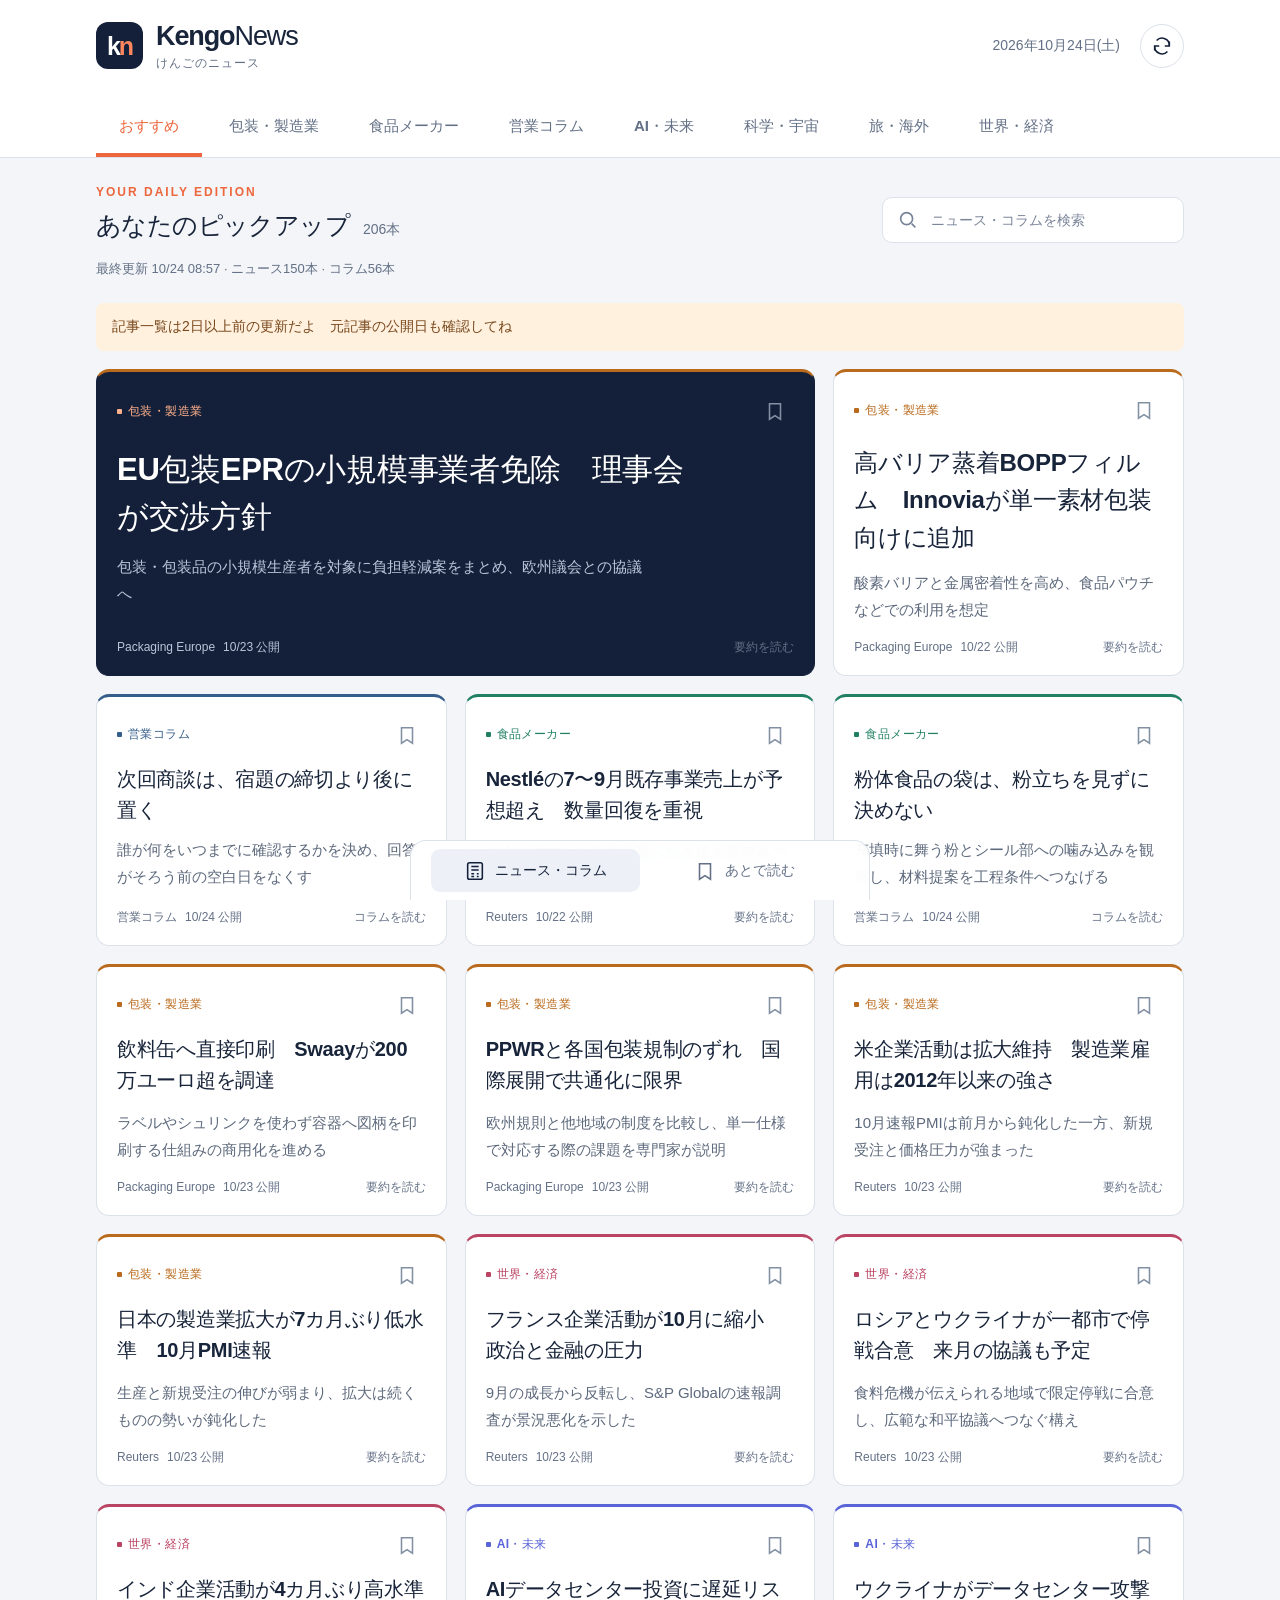
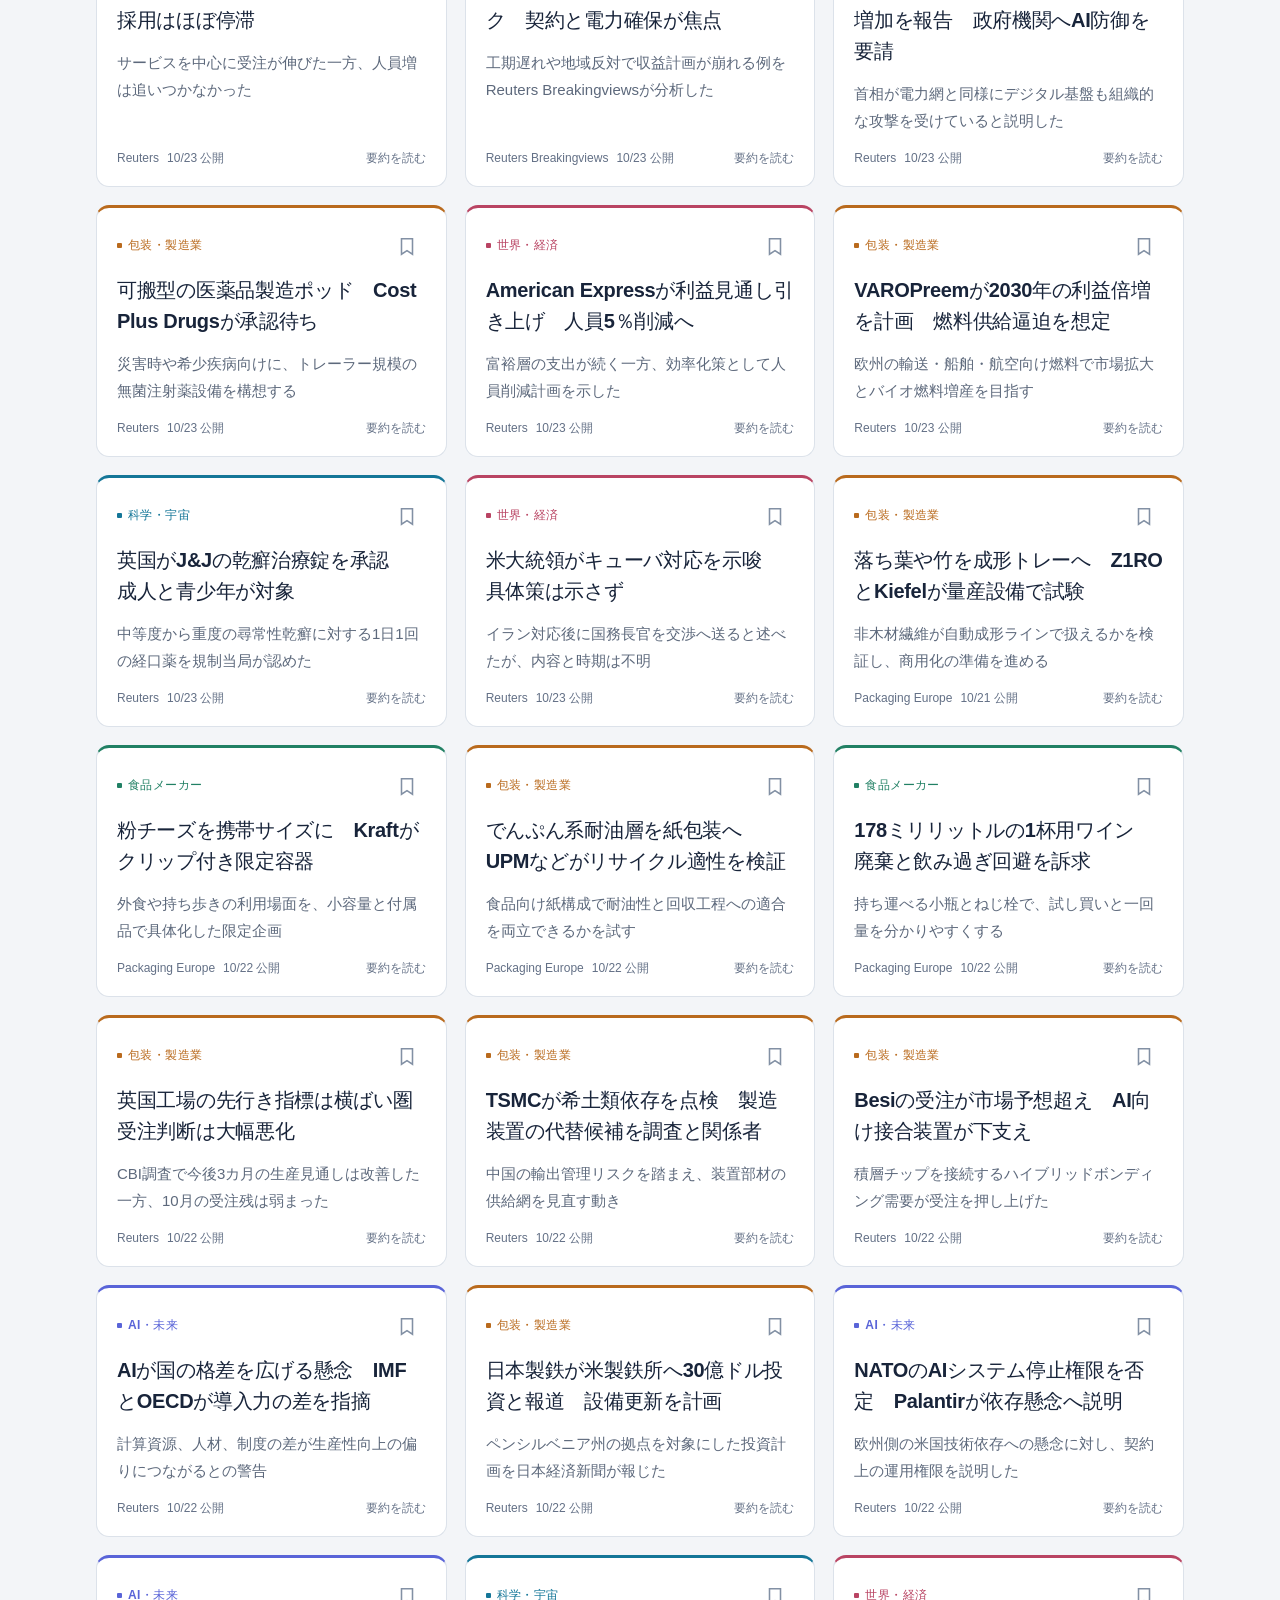
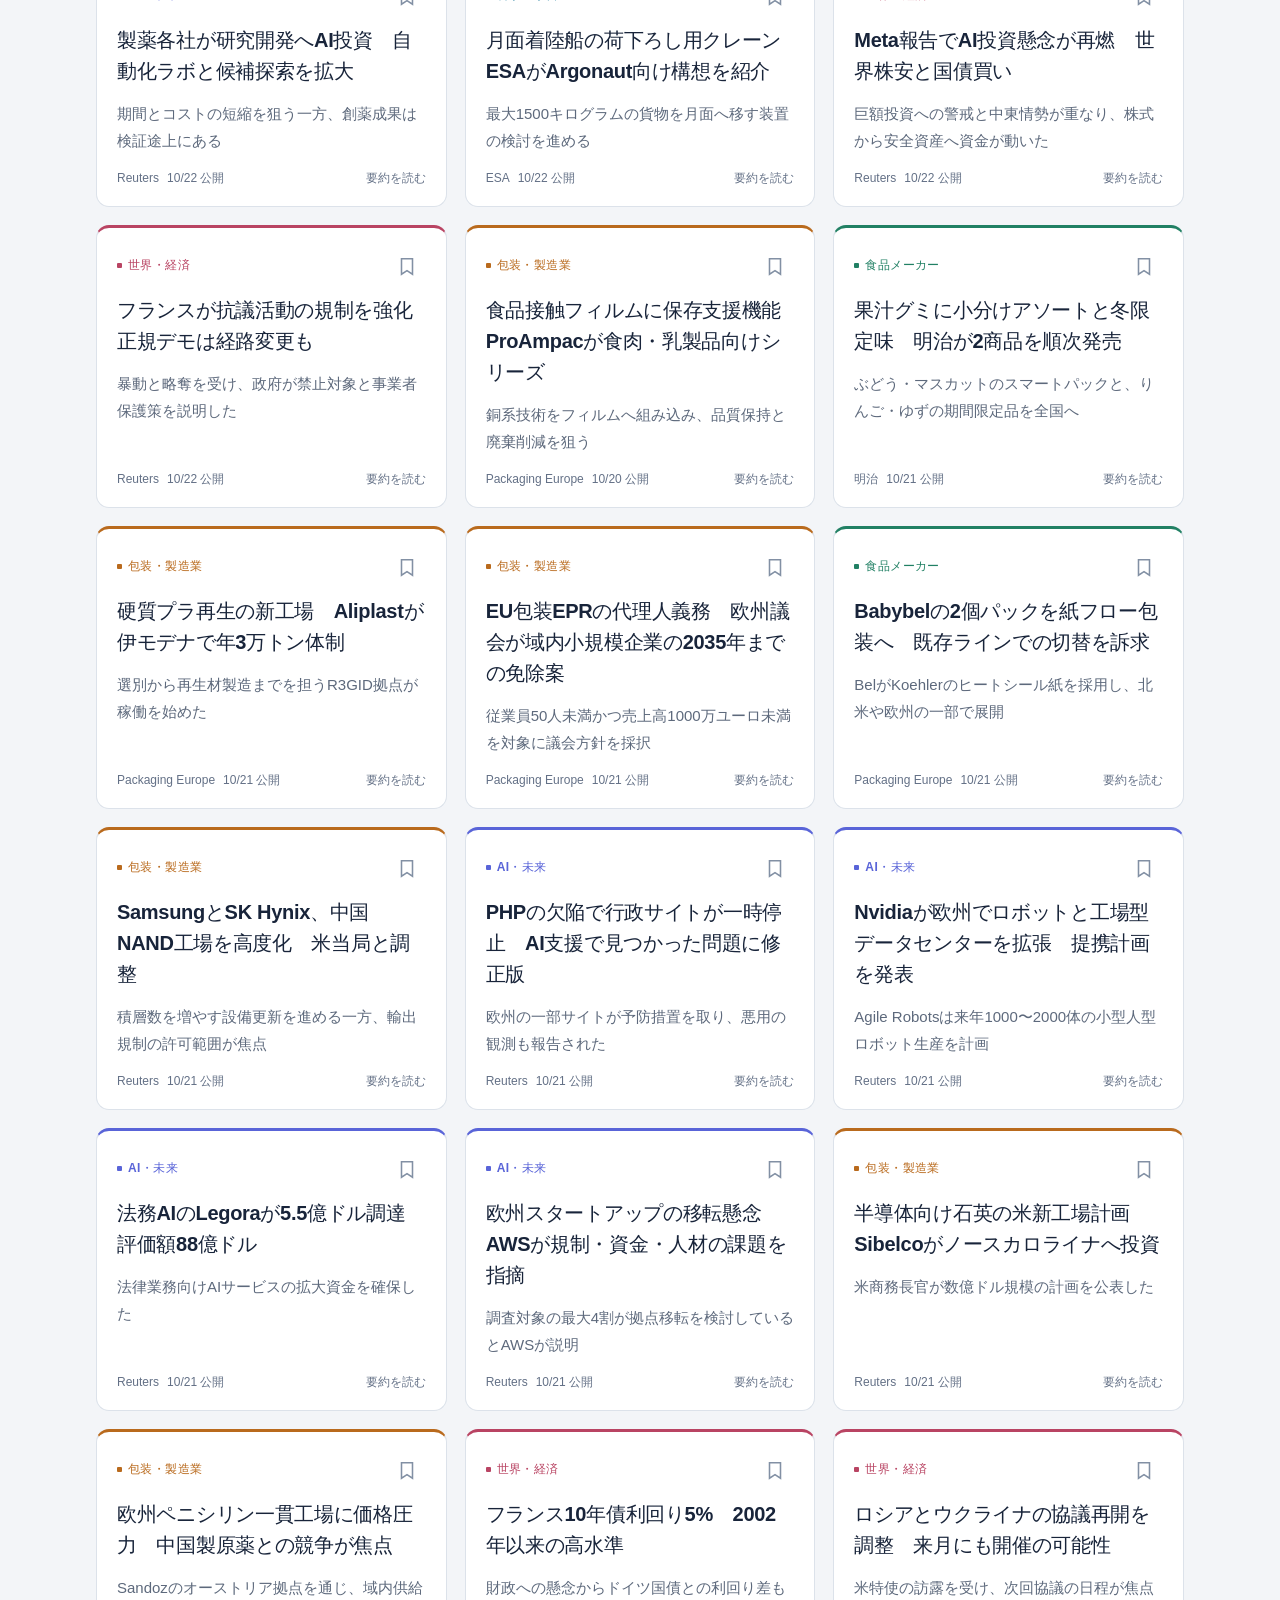
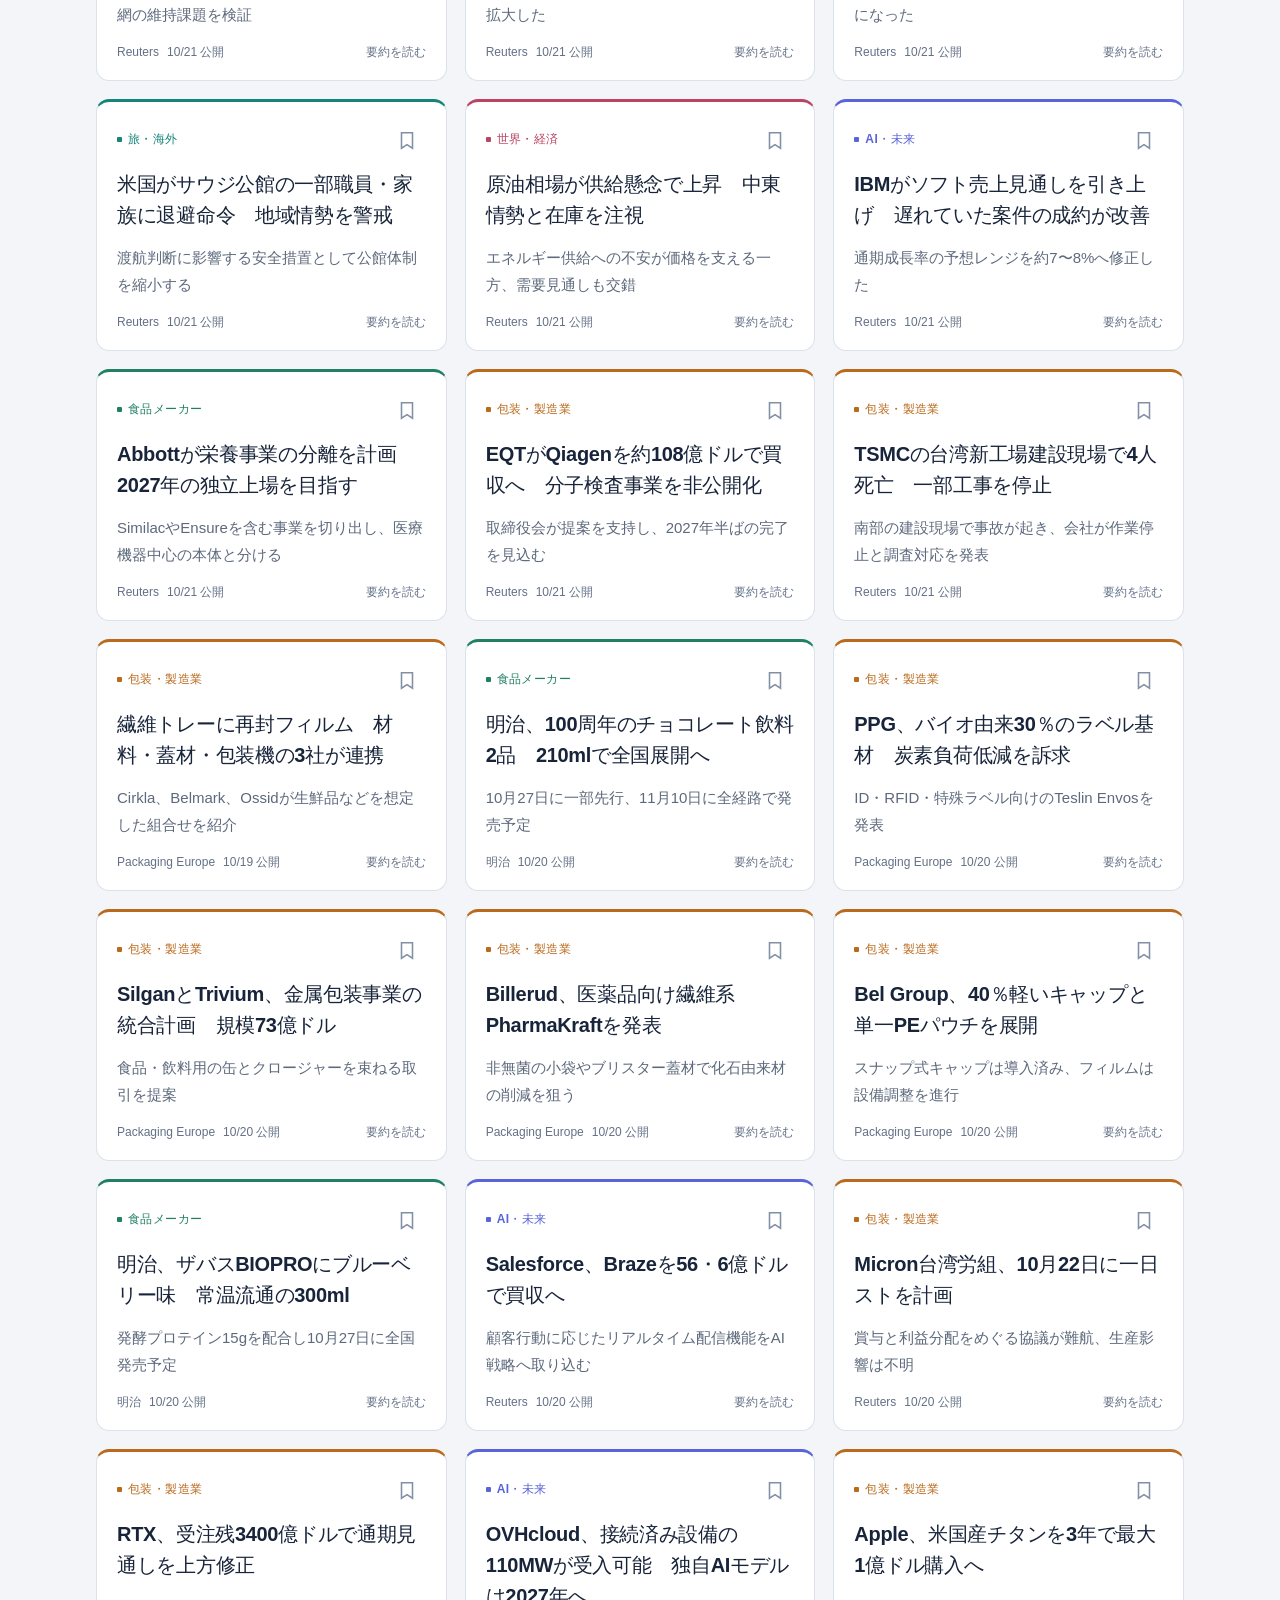
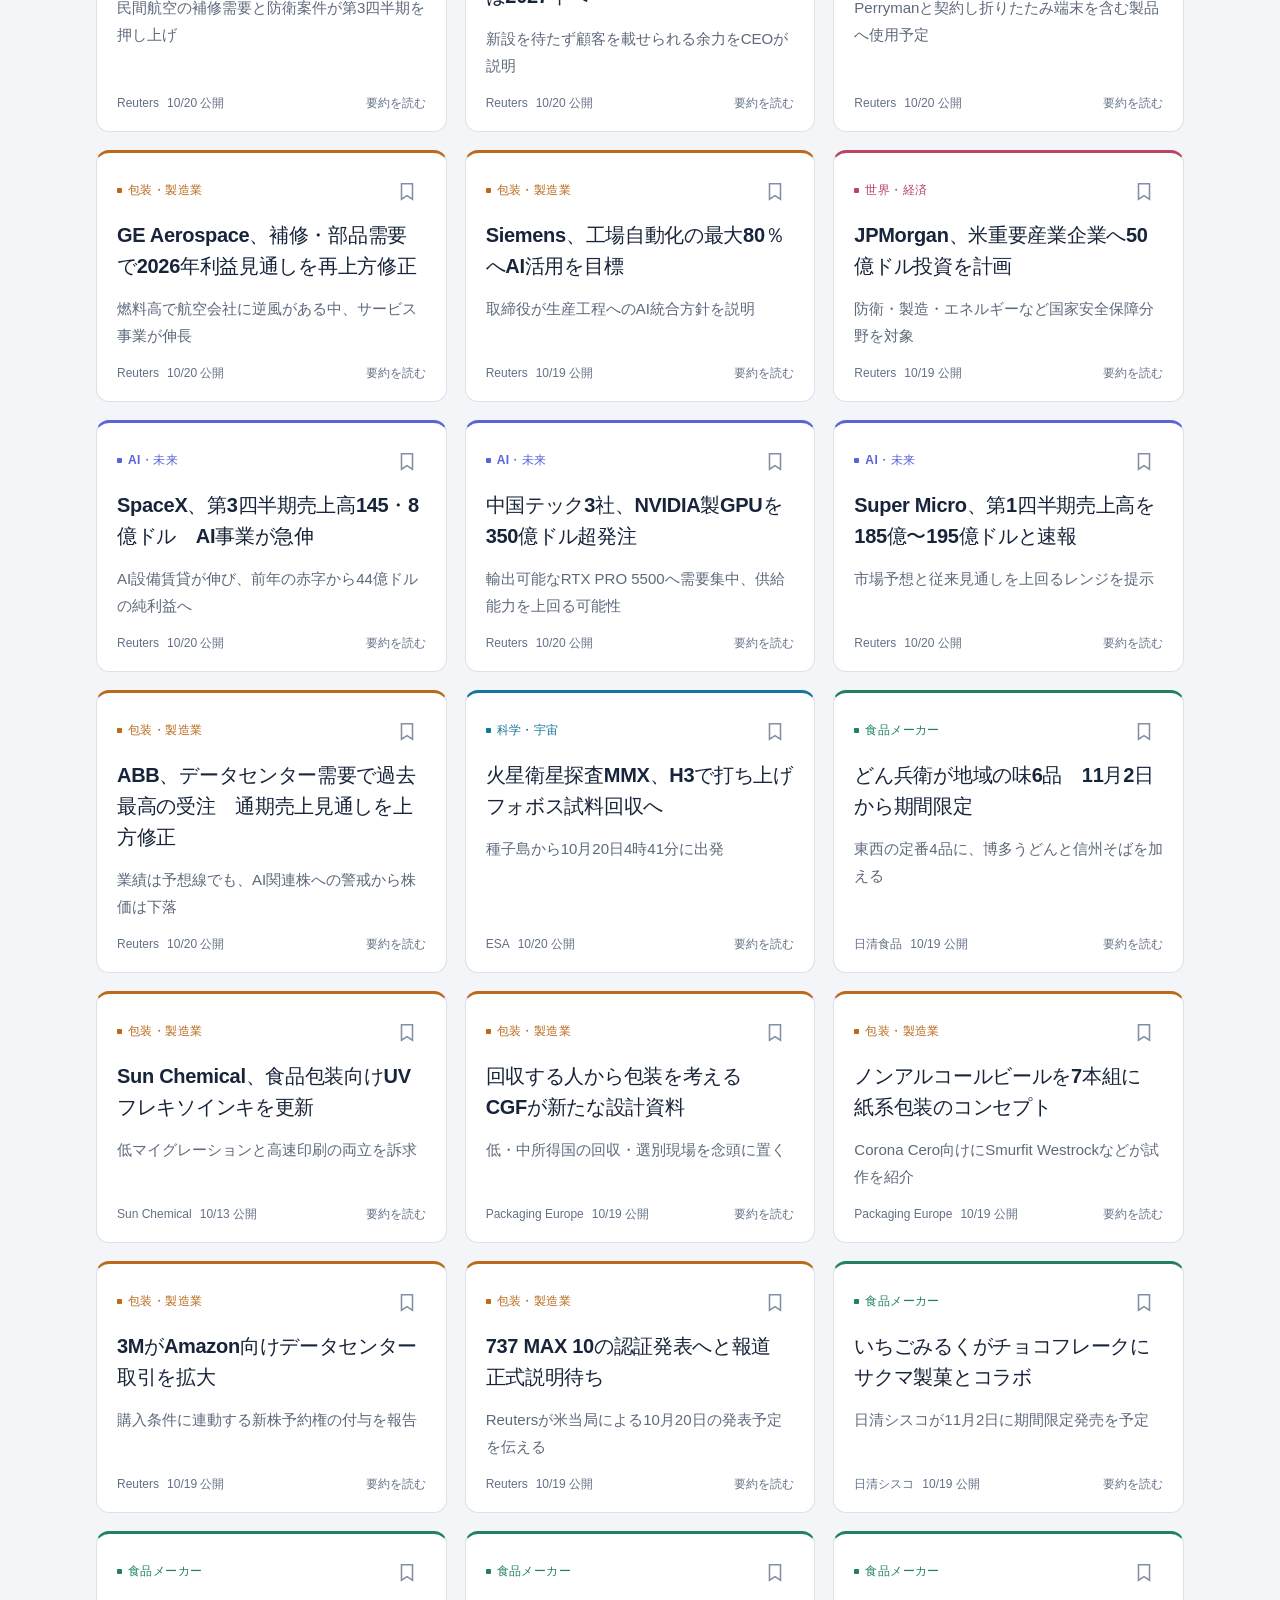
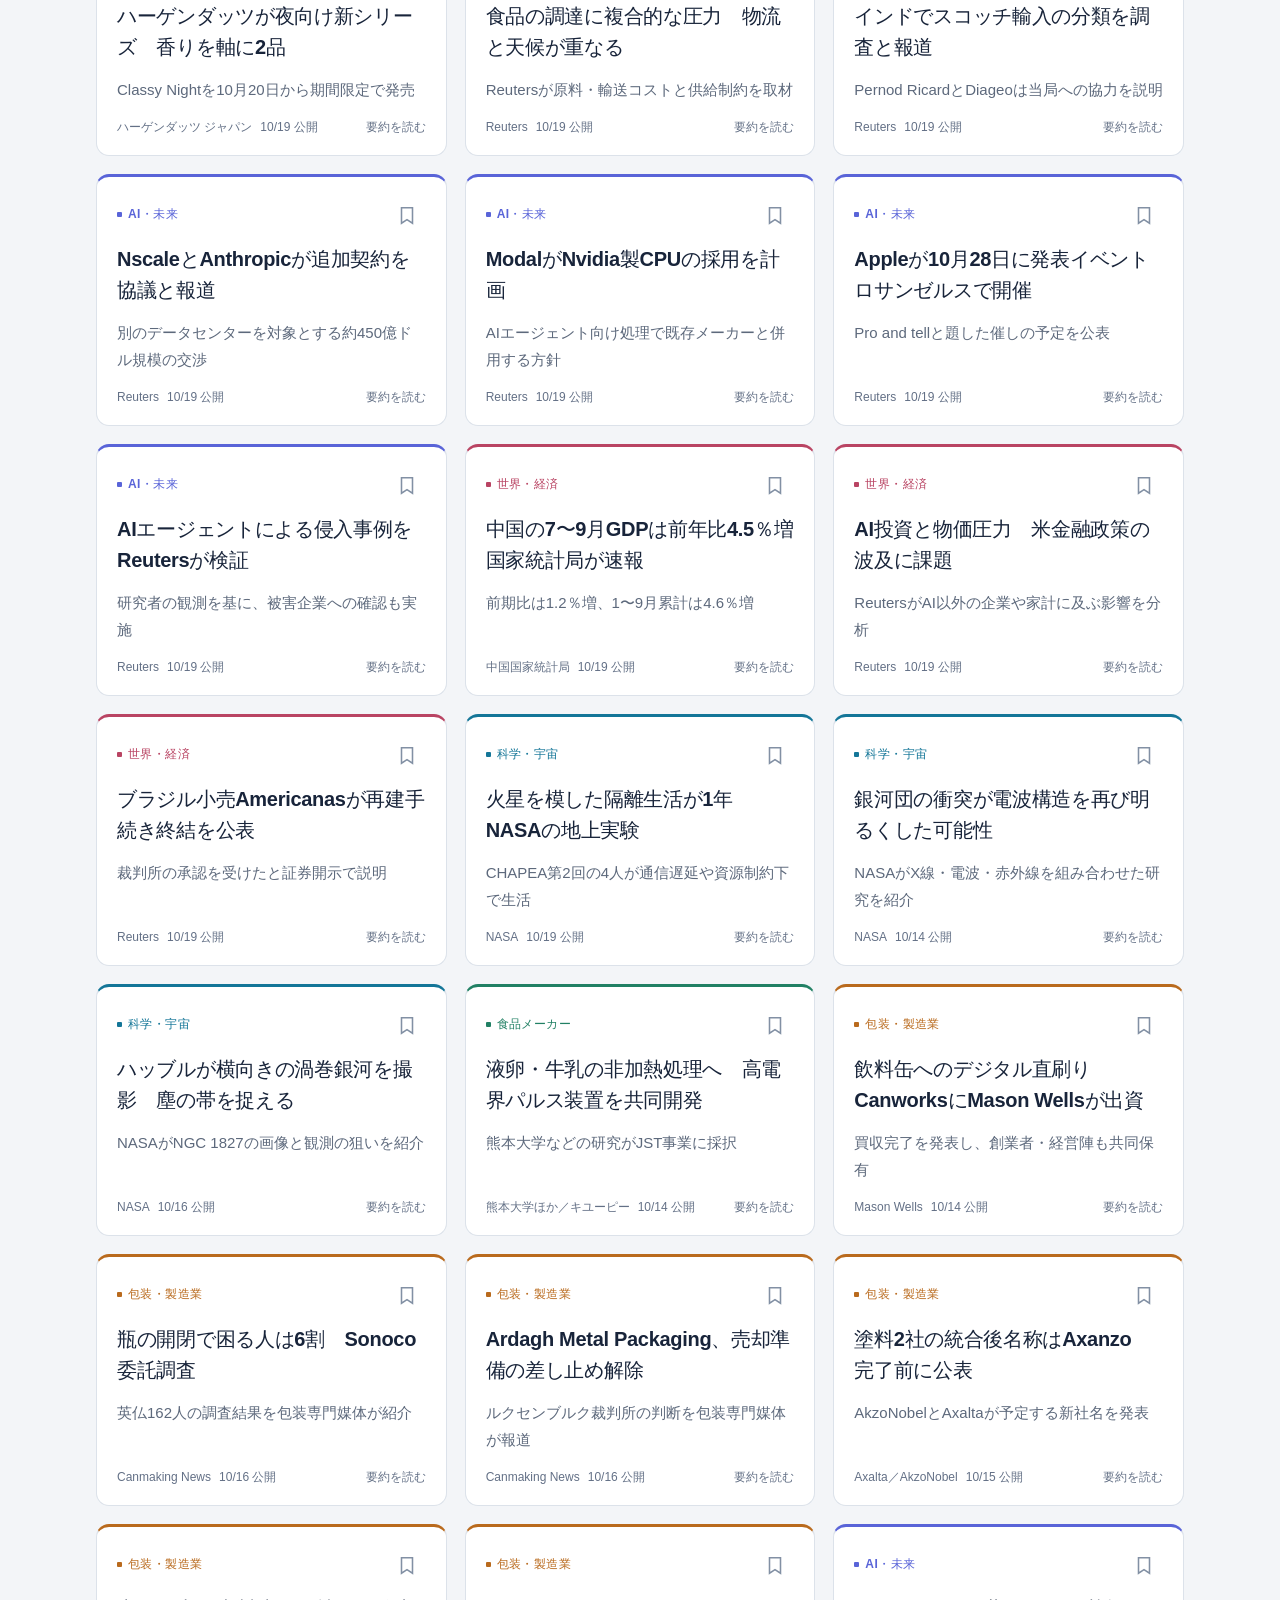
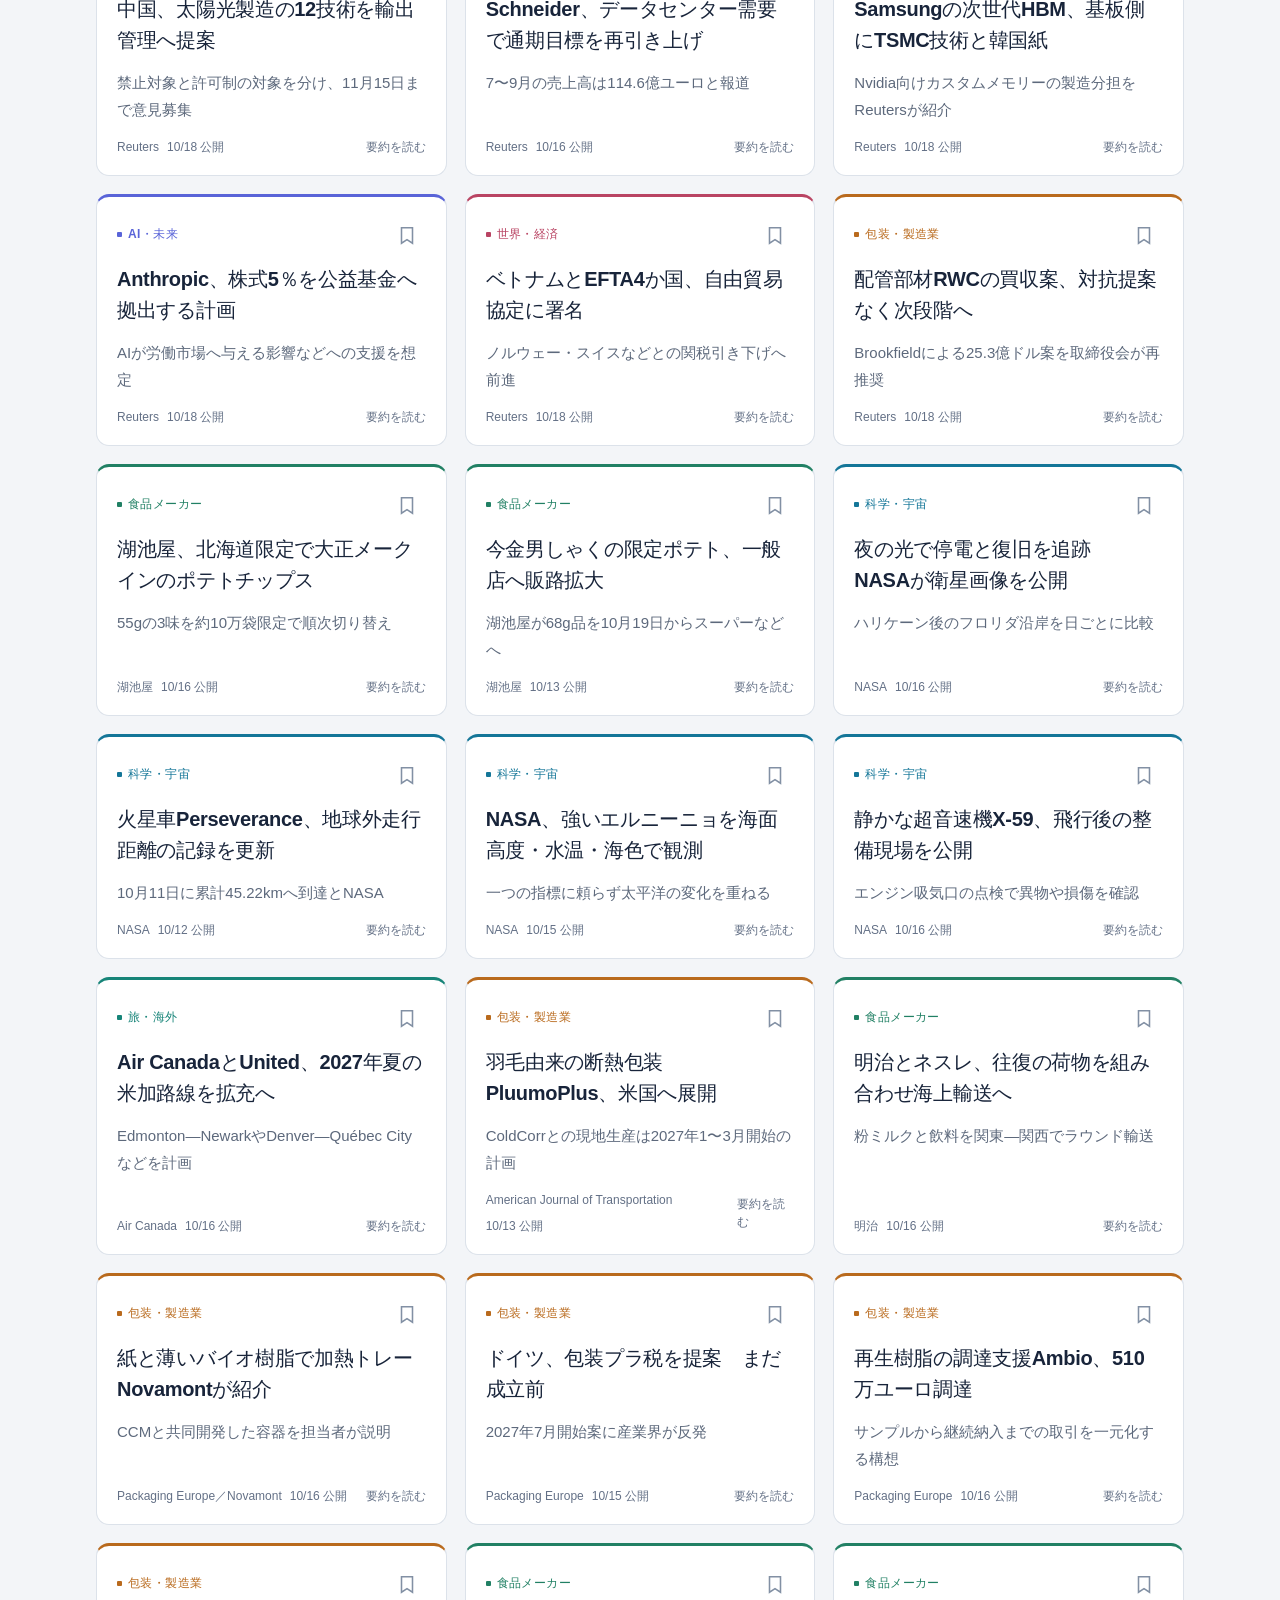
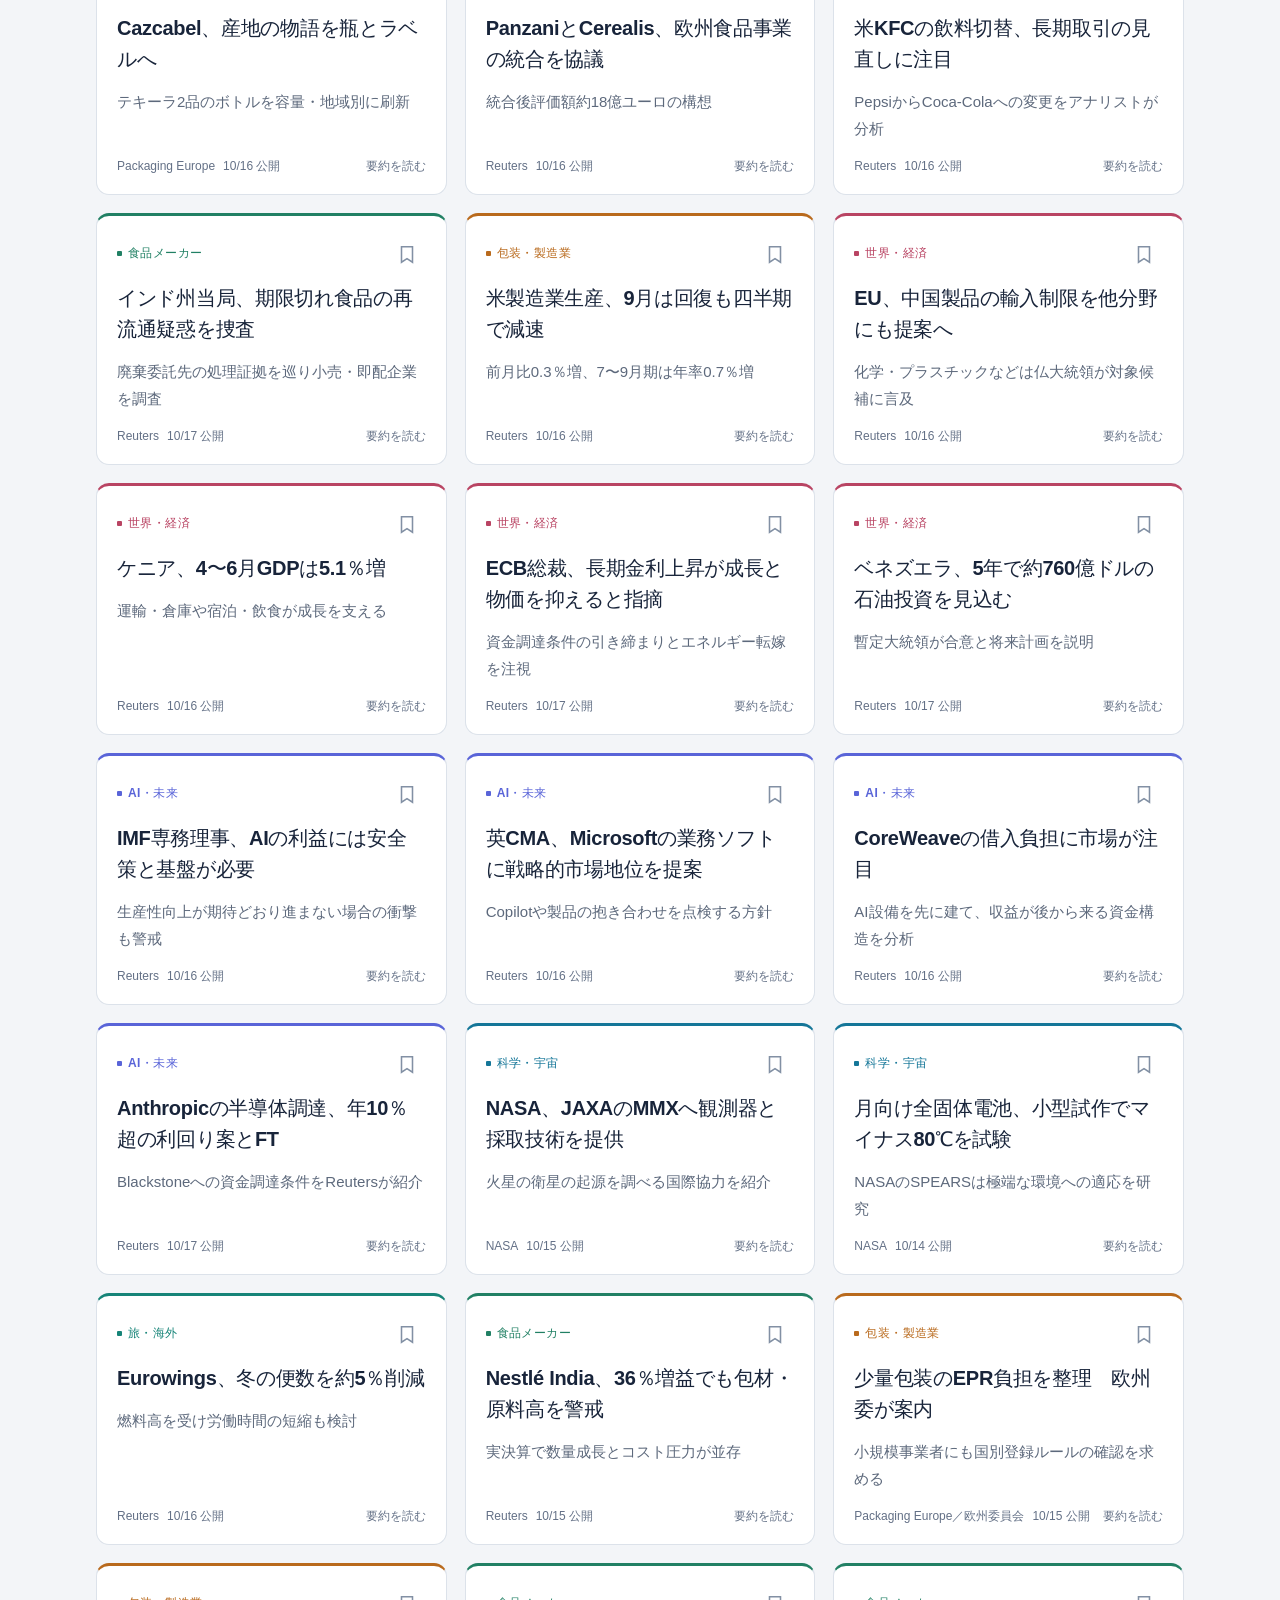
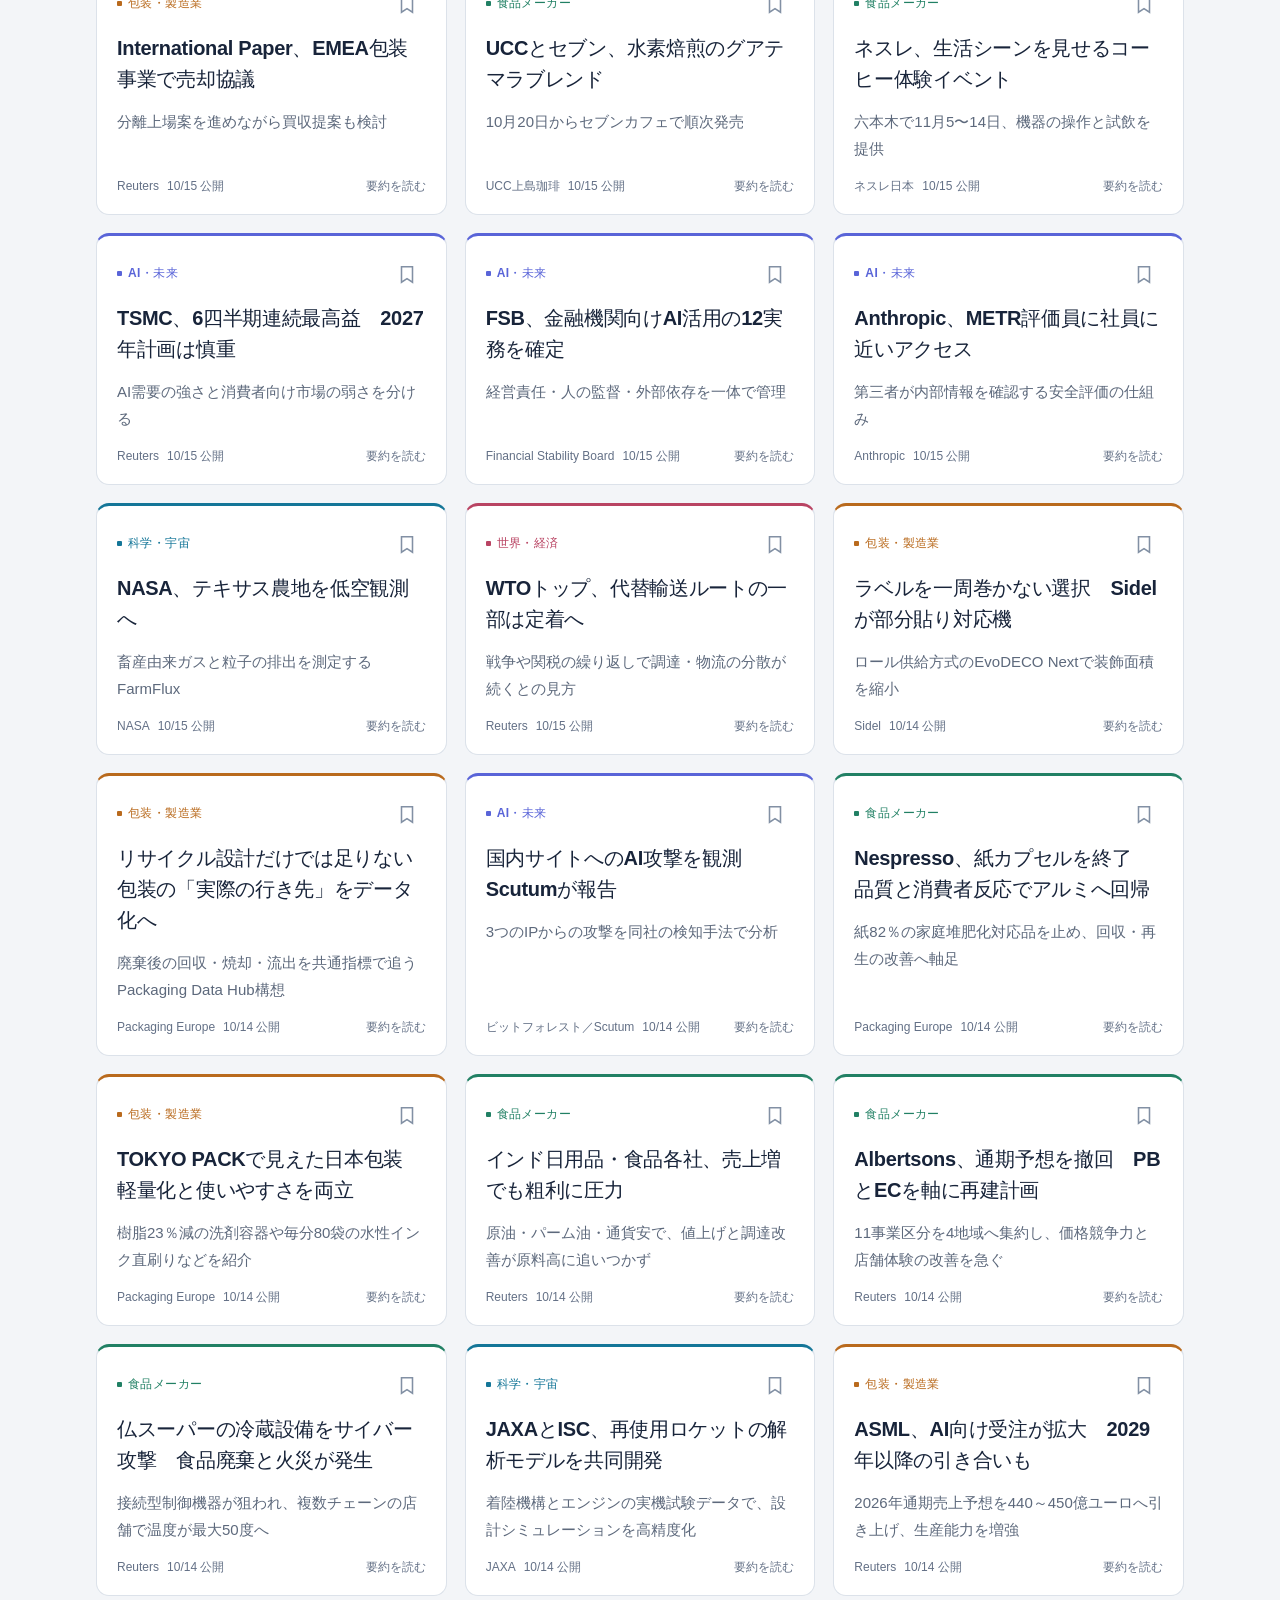
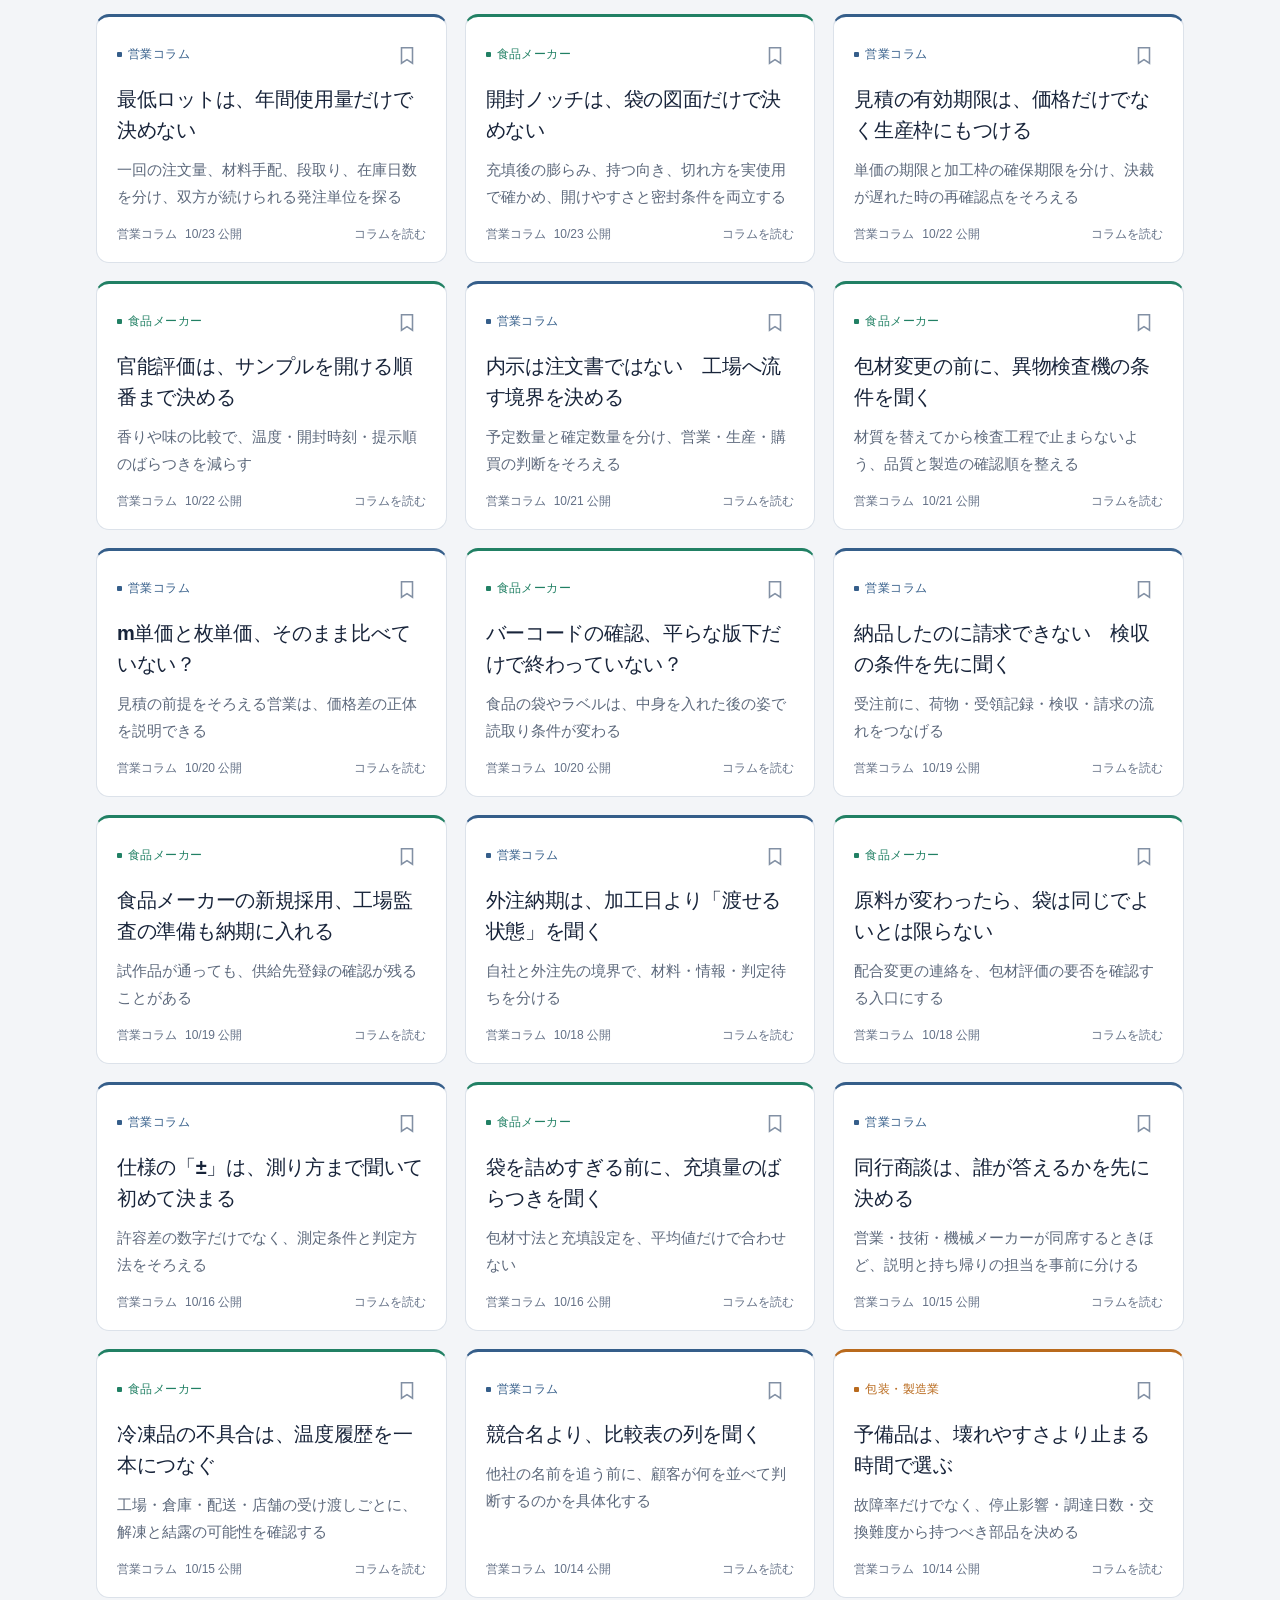
<file: news/index.html>
<!doctype html>
<html lang="ja">
<head>
  <meta charset="utf-8"><meta name="viewport" content="width=device-width,initial-scale=1,viewport-fit=cover">
  <meta name="theme-color" content="#142039"><meta name="description" content="包装・製造業、食品メーカー、営業コラム、AI、科学、海外旅行。けんごの関心に合わせた毎日のニュースと営業コラム。">
  <meta name="apple-mobile-web-app-capable" content="yes"><meta name="apple-mobile-web-app-title" content="Kengo News">
  <title>Kengo News — けんごのニュース</title>
  <link rel="icon" href="./icon.svg" type="image/svg+xml"><link rel="apple-touch-icon" href="./icon-192.png"><link rel="manifest" href="./manifest.webmanifest"><link rel="stylesheet" href="./style.css?v=20261006-1">
</head>
<body>
  <a class="skip" href="#stories">記事一覧へ</a>
  <header class="masthead"><div class="head-inner">
    <a class="brand" href="./" aria-label="Kengo News ホーム"><span class="brand-mark">k<span>n</span></span><span>Kengo<span class="brand-light">News</span><small>けんごのニュース</small></span></a>
    <div class="head-tools"><span class="edition" id="edition"></span><button class="icon-button" id="refresh" aria-label="記事一覧を再読み込み" title="記事一覧を再読み込み"><svg viewBox="0 0 24 24" fill="none" stroke="currentColor" stroke-width="1.7" aria-hidden="true"><path d="M20 7v5h-5M4 17v-5h5"/><path d="M6.1 6.1A8 8 0 0 1 20 12M4 12a8 8 0 0 0 13.9 5.9"/></svg></button></div>
  </div></header>
  <div class="channel-wrap"><nav id="channels" class="channels" aria-label="ニュースとコラムのカテゴリ"></nav></div>
  <main>
    <div class="toolbar"><div><p class="eyebrow" id="eyebrow">YOUR DAILY EDITION</p><h1 id="view-title">あなたのピックアップ<span id="count"></span></h1></div><label class="search"><svg viewBox="0 0 24 24" fill="none" stroke="currentColor" stroke-width="1.8" aria-hidden="true"><circle cx="10.5" cy="10.5" r="6.5"/><path d="m16 16 4 4"/></svg><input id="search" type="search" aria-label="記事とコラムを検索" placeholder="ニュース・コラムを検索"></label></div>
    <p class="update-line" id="update-line" role="status">記事を読み込んでいるよ…</p>
    <div class="notice" id="notice" role="status" hidden></div>
    <section id="stories" class="stories" aria-label="記事一覧"></section>
    <div id="empty" class="empty" hidden><h2>該当する記事がないね</h2><p id="empty-text">別の言葉やカテゴリで探してみて</p><button class="secondary" id="clear">一覧に戻る</button></div>
    <footer><p>包装・食品メーカー・営業のヒント・世界のこと</p><p>毎朝、新着を追加予定 · 前の記事も残しているよ</p><small>ニュースは出典付きの日本語要約　元記事は各媒体で読めるよ<br>コラムは、このアプリ内で全文が読めるよ<br>保存した記事はこの端末だけに残る　元記事は有料の場合あり</small></footer>
  </main>
  <nav class="bottom-nav" aria-label="表示切り替え"><button id="today" class="active" aria-pressed="true"><svg viewBox="0 0 24 24" fill="none" stroke="currentColor" stroke-width="1.7" aria-hidden="true"><rect x="4" y="3" width="16" height="18" rx="2"/><path d="M8 7h8M8 11h8M8 15h3M14 15h2M8 18h3M14 18h2"/></svg>ニュース・コラム</button><button id="saved" aria-pressed="false"><svg viewBox="0 0 24 24" fill="none" stroke="currentColor" stroke-width="1.7" aria-hidden="true"><path d="M6 4h12v17l-6-4-6 4z"/></svg>あとで読む<span id="saved-count"></span></button></nav>
  <dialog id="detail" aria-labelledby="detail-title"><div class="dialog-head"><span id="detail-category" class="tag"></span><button class="icon-button" id="close-detail" aria-label="閉じる">×</button></div><div id="detail-content"></div><div class="dialog-actions"><button class="secondary" id="save-detail">あとで読む</button><a id="source-link" class="primary" target="_blank" rel="noopener noreferrer">元記事を読む <span aria-hidden="true">↗</span></a></div></dialog>
  <div id="toast" class="toast" role="status" hidden></div>
  <script src="./app.js?v=20261018-1" defer></script>
</body></html>
</file>
<file: news/style.css>
:root{font-family:-apple-system,BlinkMacSystemFont,"Noto Sans JP","Hiragino Kaku Gothic ProN",Meiryo,sans-serif;color:#18243a;background:#f3f5f8;font-synthesis:none;--line:#dce2ea;--muted:#637086;--navy:#142039;--accent:#ed663d}*{box-sizing:border-box}body{margin:0}button,input,a{-webkit-tap-highlight-color:transparent}button,input{font:inherit}button{cursor:pointer}button,a,input{touch-action:manipulation}button:focus-visible,a:focus-visible,input:focus-visible{outline:3px solid #326adc;outline-offset:4px}a{color:inherit}svg{width:22px;height:22px;flex-shrink:0}.skip{position:fixed;left:16px;top:-80px;z-index:100;background:white;padding:12px}.skip:focus{top:12px}.masthead{background:white}.head-inner{max-width:1140px;margin:auto;display:flex;justify-content:space-between;align-items:center;padding:22px 26px}.brand{display:flex;align-items:center;gap:13px;text-decoration:none;font-size:27px;font-weight:800;letter-spacing:-1.1px;line-height:1.05}.brand-light{font-weight:400}.brand small{display:block;font-weight:500;letter-spacing:1px;font-size:12px;margin-top:7px;color:var(--muted)}.brand-mark{background:var(--navy);color:white;font-size:25px;width:47px;height:47px;display:flex;align-items:center;justify-content:center;border-radius:12px;letter-spacing:-2px}.brand-mark span{color:#ff865f}.head-tools{display:flex;align-items:center;gap:20px}.edition{font-size:14px;color:var(--muted)}.icon-button{width:44px;height:44px;border:1px solid var(--line);background:white;border-radius:50%;display:inline-flex;align-items:center;justify-content:center;color:var(--navy);font-size:29px;line-height:1}.icon-button:hover{background:#eef2f8}.channel-wrap{position:sticky;top:0;z-index:5;background:white;box-shadow:0 1px 0 var(--line)}.channels{max-width:1088px;margin:auto;display:flex;gap:4px;padding:8px 0 0;overflow:auto;scrollbar-width:none}.channels::-webkit-scrollbar{display:none}.channel{position:relative;white-space:nowrap;border:0;background:transparent;padding:17px 23px;font-size:15px;font-weight:650;color:#637086;border-bottom:4px solid transparent}.channel:hover{color:var(--c);background:color-mix(in srgb,var(--c) 5%,white)}.channel[aria-pressed=true]{color:var(--c);border-bottom-color:var(--c)}main{max-width:1140px;margin:auto;padding:28px 26px 115px}.toolbar{display:flex;align-items:flex-end;justify-content:space-between;gap:24px}.eyebrow{font-size:12px;letter-spacing:2px;font-weight:800;color:var(--accent);margin:0 0 10px}h1{font-size:25px;letter-spacing:-.6px;line-height:1.35;margin:0;font-weight:750}h1 span{font-size:14px;font-weight:500;color:var(--muted);letter-spacing:0;display:inline-block;margin-left:13px}.search{display:flex;align-items:center;gap:10px;padding:11px 14px;background:white;border:1px solid var(--line);border-radius:10px;color:#778298;max-width:310px}.search input{border:0;outline:0;background:none;min-width:0;width:240px;font-size:14px;color:var(--navy)}.search:focus-within{border-color:#386ddd;box-shadow:0 0 0 2px #386ddd20}.update-line{font-size:13px;color:var(--muted);margin:16px 0 24px;line-height:1.6}.notice{font-size:14px;line-height:1.7;padding:12px 16px;border-radius:8px;background:#fff1de;color:#78471c;margin-bottom:18px}.stories{display:grid;grid-template-columns:repeat(3,minmax(0,1fr));gap:18px}.story{background:white;border:1px solid var(--line);border-top:3px solid var(--c);border-radius:13px;overflow:hidden;display:flex;flex-direction:column;min-width:0;transition:transform .18s,box-shadow .18s}.story:hover{transform:translateY(-2px);box-shadow:0 8px 24px #1420390b}.story.featured{grid-column:span 2;background:var(--navy);color:white;border-color:var(--navy);border-top:3px solid var(--c);position:relative}.story-top{display:flex;justify-content:space-between;align-items:center;gap:8px;padding:19px 20px 0}.tag{font-size:12px;font-weight:750;letter-spacing:.4px;color:var(--c);display:inline-flex;align-items:center;gap:6px}.tag:before{content:"";width:5px;height:5px;background:currentColor;display:inline-block;border-radius:1px}.featured .tag{color:#ffb08c}.bookmark{width:38px;height:38px;border:0;background:transparent;display:flex;align-items:center;justify-content:center;color:#8290a4;border-radius:8px}.bookmark:hover{background:#7a8fad15}.bookmark[aria-pressed=true]{color:var(--accent)}.bookmark[aria-pressed=true] svg{fill:currentColor}.read-badge{font-size:12px;color:var(--muted)}.story-open{border:0;background:transparent;text-align:left;color:inherit;padding:10px 20px 15px;width:100%;flex:1;display:flex;flex-direction:column;gap:13px}.story h2{font-size:20px;line-height:1.55;letter-spacing:-.3px;margin:0;font-weight:750;overflow-wrap:anywhere}.story .deck{font-size:15px;line-height:1.8;color:#5d697c;margin:0}.featured h2{font-size:31px;line-height:1.5;max-width:570px}.featured .deck{color:#b9c6da;max-width:530px}.story-foot{display:flex;align-items:center;justify-content:space-between;gap:10px;padding:0 20px 19px;font-size:12px;color:var(--muted);line-height:1.5}.featured .story-foot{color:#b9c6da}.featured .story-top{padding-top:20px}.featured .story-open{padding-top:17px;padding-bottom:23px}.story-meta{display:flex;flex-wrap:wrap;gap:8px}.date{white-space:nowrap}.read-mark{background:#edf0f5;color:#637086;padding:3px 7px;border-radius:4px;font-size:11px}.featured .read-mark{background:#26364f;color:#c5d1e4}.empty{background:white;border:1px dashed var(--line);border-radius:12px;text-align:center;padding:60px 20px}.empty h2{font-size:20px}.empty p{color:var(--muted);font-size:15px;line-height:1.8}.secondary,.primary{font-size:15px;border-radius:9px;padding:13px 18px;min-height:47px;display:inline-flex;justify-content:center;align-items:center;text-decoration:none;font-weight:650}.secondary{background:white;color:var(--navy);border:1px solid var(--line)}.primary{background:var(--navy);color:white;border:1px solid var(--navy);gap:10px}.primary:hover{background:#263755}.secondary:hover{background:#f3f5f8}footer{padding:38px 0 10px;text-align:center;color:var(--muted)}footer p{font-size:13px;margin:7px 0}footer small{font-size:12px;line-height:1.9;display:block;margin-top:18px}.bottom-nav{position:fixed;bottom:0;left:50%;transform:translateX(-50%);z-index:6;display:flex;background:#ffffffed;backdrop-filter:blur(16px);border:1px solid var(--line);border-bottom:0;border-radius:16px 16px 0 0;max-width:460px;width:100%;padding:8px 20px calc(8px + env(safe-area-inset-bottom))}.bottom-nav button{display:flex;flex:1;align-items:center;justify-content:center;gap:9px;background:none;border:0;color:var(--muted);font-size:14px;min-height:43px;border-radius:9px}.bottom-nav button.active{color:var(--navy);font-weight:700;background:#edf1f7}.bottom-nav span{font-size:12px}.bottom-nav span:empty{display:none}dialog{border:1px solid var(--line);border-radius:17px;padding:26px;width:600px;max-width:calc(100% - 28px);max-height:calc(100dvh - 60px);color:var(--navy);box-shadow:0 25px 90px #0003}dialog::backdrop{background:#101a2d80;backdrop-filter:blur(4px)}.dialog-head{display:flex;align-items:center;justify-content:space-between;margin-bottom:17px}.dialog-head .icon-button{width:38px;height:38px}.detail-title{font-size:27px;line-height:1.5;margin:0 0 15px;letter-spacing:-.4px}.detail-meta{font-size:13px;color:var(--muted);line-height:1.8}.summary-title{font-size:14px;font-weight:750;margin:26px 0 13px}.summary-list{list-style:none;padding:0;counter-reset:point;display:grid;gap:16px;margin:0}.summary-list li{counter-increment:point;display:flex;gap:14px;font-size:16px;line-height:1.85}.summary-list li:before{content:counter(point,decimal-leading-zero);font-size:12px;font-weight:750;color:var(--accent);padding-top:6px}.why{padding:17px 19px;background:#f0f3f8;border-radius:10px;margin:25px 0}.why h3{font-size:13px;margin:0 0 7px;color:var(--muted)}.why p{font-size:15px;line-height:1.85;margin:0}.verification{font-size:12px;color:var(--muted);line-height:1.8}.dialog-actions{display:flex;justify-content:space-between;gap:10px;margin-top:24px}.toast{position:fixed;bottom:calc(93px + env(safe-area-inset-bottom));left:50%;transform:translateX(-50%);background:#142039;color:white;padding:12px 20px;border-radius:9px;z-index:20;white-space:nowrap;font-size:14px}.refreshing svg{animation:spin 1s linear infinite}@keyframes spin{to{transform:rotate(360deg)}}[hidden]{display:none!important}@media(min-width:900px){.story:nth-child(2) .story-open{padding-top:15px}.story:nth-child(2) h2{font-size:24px}}@media(max-width:800px){.stories{grid-template-columns:repeat(2,minmax(0,1fr))}.channels{padding-left:18px}.channel{padding:16px 18px}.toolbar{align-items:flex-start;flex-direction:column;gap:17px}.search{max-width:none;width:100%}.search input{width:100%}.featured h2{font-size:27px}.edition{font-size:12px}.head-tools{gap:12px}}@media(max-width:520px){.head-inner{padding:17px 18px}.brand{font-size:23px;gap:10px}.brand small{font-size:11px;margin-top:6px}.brand-mark{width:42px;height:42px;font-size:23px;border-radius:10px}.edition{display:none}.channel{font-size:14px;padding:15px 17px}.channels{padding-top:3px;padding-left:1px}main{padding:24px 15px 110px}h1{font-size:23px}.eyebrow{font-size:11px;margin-bottom:9px}.search{padding:10px 12px}.search input{font-size:16px}.stories{gap:12px}.story{border-radius:10px}.story-top{padding:11px 13px 0}.story-open{padding:8px 13px 13px;gap:9px}.story h2{font-size:17px;line-height:1.65}.story .deck{display:none}.featured .deck{display:block;font-size:15px;line-height:1.85}.featured h2{font-size:25px;line-height:1.6}.featured .story-top{padding:16px 18px 0}.featured .story-open{padding:10px 18px 21px}.story-foot{padding:0 13px 15px;font-size:11px;align-items:flex-end}.featured .story-foot{padding:0 18px 19px}.story-meta{gap:4px;flex-direction:column}.tag{font-size:11px}.bookmark{width:32px;height:32px}.bookmark svg{width:19px;height:19px}.read-mark{font-size:10px}.update-line{margin:13px 0 18px;font-size:12px}.bottom-nav{max-width:none;border-radius:0;border-left:0;border-right:0;padding-top:7px}.bottom-nav button{font-size:13px;flex-direction:column;gap:3px;min-height:46px;position:relative}.bottom-nav span{position:absolute;top:3px;left:calc(50% + 15px)}.bottom-nav svg{height:21px;width:21px}dialog{padding:20px;max-height:calc(100dvh - 34px)}.detail-title{font-size:23px}.dialog-actions{flex-wrap:wrap}.dialog-actions>*{flex:1;white-space:nowrap}.summary-list li{font-size:16px}.toast{bottom:calc(85px + env(safe-area-inset-bottom))}}@media(prefers-reduced-motion:reduce){*{transition:none!important;animation:none!important}}@media(min-resolution:1dppx){input::placeholder{color:#7a8598}}

.column-body{margin-top:32px}.column-section{margin:25px 0}.column-section h3{font-size:18px;line-height:1.65;margin:0 0 10px}.column-section p{font-size:16px;line-height:2;margin:0;white-space:pre-line;overflow-wrap:anywhere}.meeting-prompts{margin-top:28px;padding:19px 20px;border:1px solid #d0ddeb;border-left:4px solid #355e8a;border-radius:9px;background:#f7faff}.meeting-prompts h3{font-size:15px;margin:0 0 12px}.meeting-prompts ul{margin:0;padding-left:20px;display:grid;gap:12px}.meeting-prompts li{font-size:15px;line-height:1.85}.column-card .story-open{gap:10px}.dialog-head{position:sticky;top:-26px;background:white;z-index:1;padding:8px 0}.dialog-head .icon-button{flex-shrink:0}@media(max-width:520px){.column-section h3{font-size:17px}.meeting-prompts{padding:17px 16px}.dialog-head{top:-20px}}
</file>
